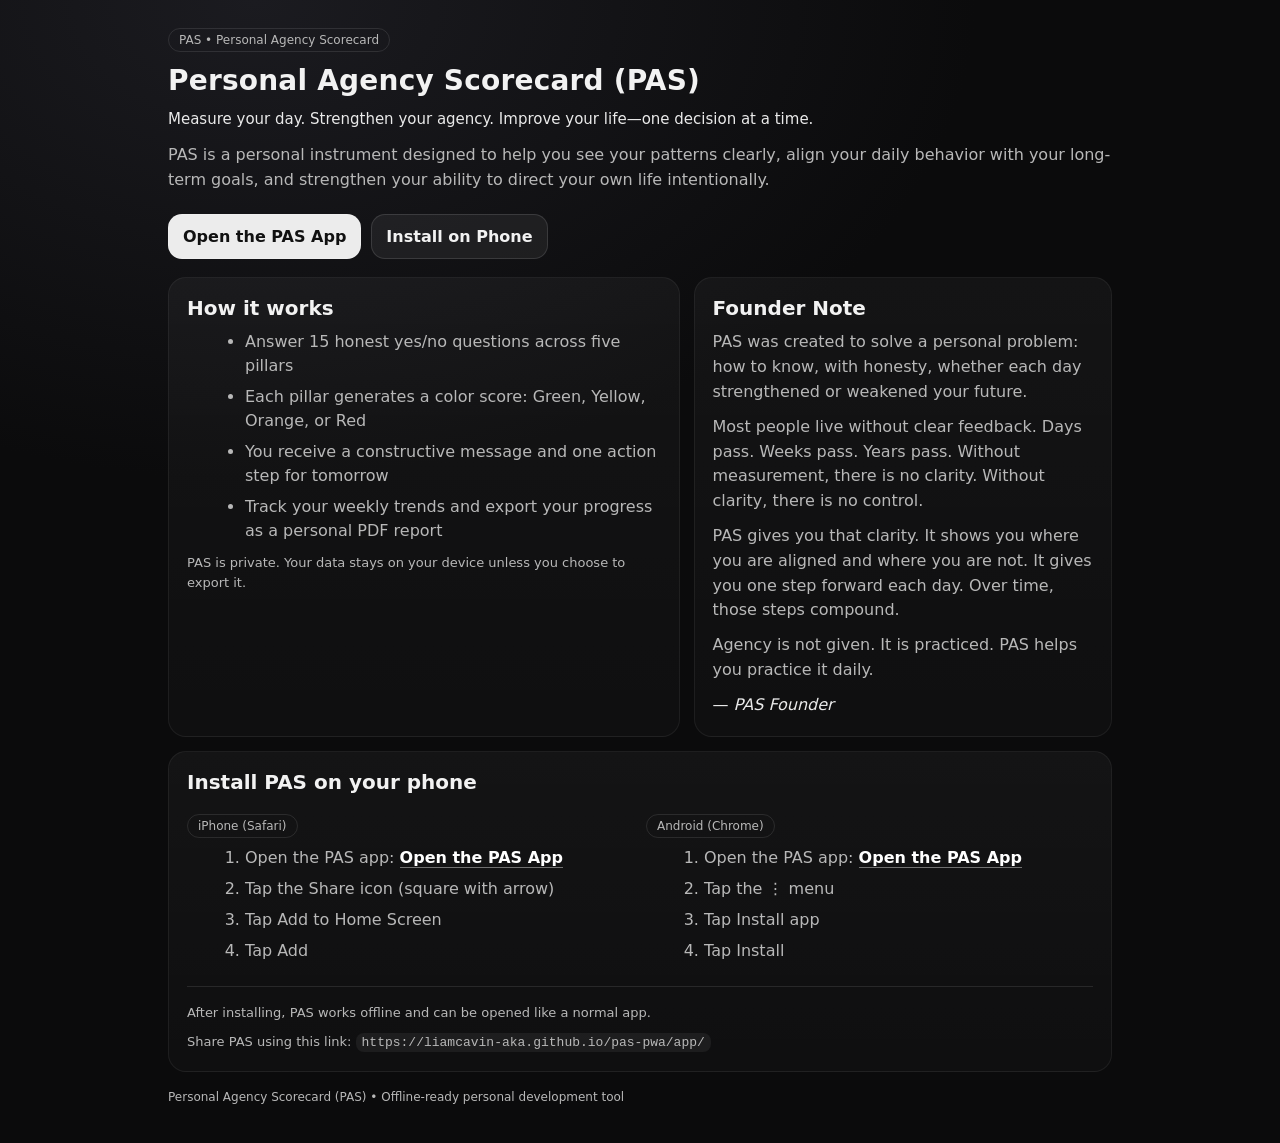
<file: index.html>
<!doctype html>
<html lang="en">
<head>
  <meta charset="utf-8"/>
  <meta name="viewport" content="width=device-width,initial-scale=1"/>
  <meta name="theme-color" content="#111111"/>
  <title>Personal Agency Scorecard (PAS)</title>
  <style>
    :root{
      --bg:#0b0b0c;
      --text:#f2f2f2;
      --muted:#b8b8b8;
      --card:#121214;
      --radius:18px;
    }

    *{box-sizing:border-box}

    body{
      margin:0;
      font-family:system-ui,-apple-system,Segoe UI,Roboto,Helvetica,Arial,sans-serif;
      background:radial-gradient(1200px 800px at 20% 0%, #1b1b20 0%, var(--bg) 60%);
      color:var(--text);
    }

    .wrap{
      max-width:980px;
      margin:0 auto;
      padding:28px 18px 40px;
    }

    .hero{
      display:grid;
      gap:12px;
    }

    h1{
      margin:0;
      font-size:28px;
      letter-spacing:.2px;
    }

    h2{
      margin:0 0 10px 0;
      font-size:20px;
    }

    p{
      margin:0;
      color:var(--muted);
      line-height:1.55;
    }

    .tag{
      display:inline-block;
      width:max-content;
      font-size:12px;
      color:var(--muted);
      border:1px solid rgba(255,255,255,.10);
      padding:4px 10px;
      border-radius:999px;
    }

    .btns{
      display:flex;
      gap:10px;
      flex-wrap:wrap;
      margin-top:10px;
    }

    a.btn{
      display:inline-flex;
      align-items:center;
      justify-content:center;
      padding:12px 14px;
      border-radius:14px;
      font-weight:800;
      text-decoration:none;
      border:1px solid rgba(255,255,255,.12);
      transition:.15s ease;
    }

    a.btn:hover{
      transform:translateY(-1px);
    }

    .primary{
      background:rgba(255,255,255,.92);
      color:#111;
      border-color:rgba(255,255,255,.6);
    }

    .ghost{
      background:rgba(255,255,255,.06);
      color:var(--text);
    }

    .grid{
      display:grid;
      gap:14px;
      margin-top:18px;
    }

    @media(min-width:900px){
      .grid{grid-template-columns:1.1fr .9fr;}
    }

    .card{
      background:linear-gradient(180deg, rgba(255,255,255,.04), rgba(255,255,255,.02));
      border:1px solid rgba(255,255,255,.06);
      border-radius:var(--radius);
      padding:18px;
    }

    .list{
      margin:10px 0 0 18px;
      color:var(--muted);
    }

    .list li{
      margin:7px 0;
      line-height:1.5;
    }

    .hr{
      border-top:1px solid rgba(255,255,255,.10);
      margin:16px 0;
    }

    .footer{
      margin-top:18px;
      color:var(--muted);
      font-size:12px;
    }

    code{
      background:rgba(255,255,255,.06);
      padding:2px 6px;
      border-radius:8px;
    }

    .two{
      display:grid;
      gap:12px;
    }

    @media(min-width:900px){
      .two{grid-template-columns:1fr 1fr;}
    }

    .step{
      margin-top:10px;
    }

    .step ol{
      margin:8px 0 0 18px;
      color:var(--muted);
    }

    .step li{
      margin:7px 0;
      line-height:1.5;
    }

    .tip{
      margin-top:10px;
      color:var(--muted);
      font-size:13px;
      line-height:1.5;
    }

    .tagline{
      font-size:15px;
      color:#eaeaea;
      line-height:1.45;
    }

    .link{
      color:#ffffff;
      font-weight:700;
      text-decoration:none;
      border-bottom:1px solid rgba(255,255,255,.4);
    }

    .link:hover{
      border-bottom:1px solid rgba(255,255,255,.8);
    }
  </style>
</head>
<body>
  <div class="wrap">

    <div class="hero">
      <span class="tag">PAS • Personal Agency Scorecard</span>

      <h1>Personal Agency Scorecard (PAS)</h1>

      <div class="tagline">
        Measure your day. Strengthen your agency. Improve your life—one decision at a time.
      </div>

      <p>
        PAS is a personal instrument designed to help you see your patterns clearly,
        align your daily behavior with your long-term goals, and strengthen your ability
        to direct your own life intentionally.
      </p>

      <div class="btns">
        <a class="btn primary" href="./app/">Open the PAS App</a>

        <a class="btn ghost" href="./app/"
           onclick="alert('Tip: On iPhone, tap Share → Add to Home Screen after the app opens.'); return true;">
          Install on Phone
        </a>
      </div>
    </div>

    <div class="grid">

      <div class="card">
        <h2>How it works</h2>

        <ul class="list">
          <li>Answer 15 honest yes/no questions across five pillars</li>
          <li>Each pillar generates a color score: Green, Yellow, Orange, or Red</li>
          <li>You receive a constructive message and one action step for tomorrow</li>
          <li>Track your weekly trends and export your progress as a personal PDF report</li>
        </ul>

        <div class="tip">
          PAS is private. Your data stays on your device unless you choose to export it.
        </div>
      </div>

      <div class="card">
        <h2>Founder Note</h2>

        <p>
          PAS was created to solve a personal problem: how to know, with honesty,
          whether each day strengthened or weakened your future.
        </p>

        <p style="margin-top:10px;">
          Most people live without clear feedback. Days pass. Weeks pass. Years pass.
          Without measurement, there is no clarity. Without clarity, there is no control.
        </p>

        <p style="margin-top:10px;">
          PAS gives you that clarity. It shows you where you are aligned and where you are not.
          It gives you one step forward each day. Over time, those steps compound.
        </p>

        <p style="margin-top:10px;">
          Agency is not given. It is practiced. PAS helps you practice it daily.
        </p>

        <p style="margin-top:10px;color:#eaeaea;">
          — <em>PAS Founder</em>
        </p>
      </div>

    </div>

    <div class="card" style="margin-top:14px;">
      <h2>Install PAS on your phone</h2>

      <div class="two">

        <div class="step">
          <div class="tag">iPhone (Safari)</div>

          <ol>
            <li>
              Open the PAS app:
              <a class="link" href="./app/">Open the PAS App</a>
            </li>
            <li>Tap the Share icon (square with arrow)</li>
            <li>Tap Add to Home Screen</li>
            <li>Tap Add</li>
          </ol>
        </div>

        <div class="step">
          <div class="tag">Android (Chrome)</div>

          <ol>
            <li>
              Open the PAS app:
              <a class="link" href="./app/">Open the PAS App</a>
            </li>
            <li>Tap the ⋮ menu</li>
            <li>Tap Install app</li>
            <li>Tap Install</li>
          </ol>
        </div>

      </div>

      <div class="hr"></div>

      <div class="tip">
        After installing, PAS works offline and can be opened like a normal app.
      </div>

      <div class="tip">
        Share PAS using this link:
        <code>https://liamcavin-aka.github.io/pas-pwa/app/</code>
      </div>
    </div>

    <div class="footer">
      Personal Agency Scorecard (PAS) • Offline-ready personal development tool
    </div>

  </div>
</body>
</html>
</file>
